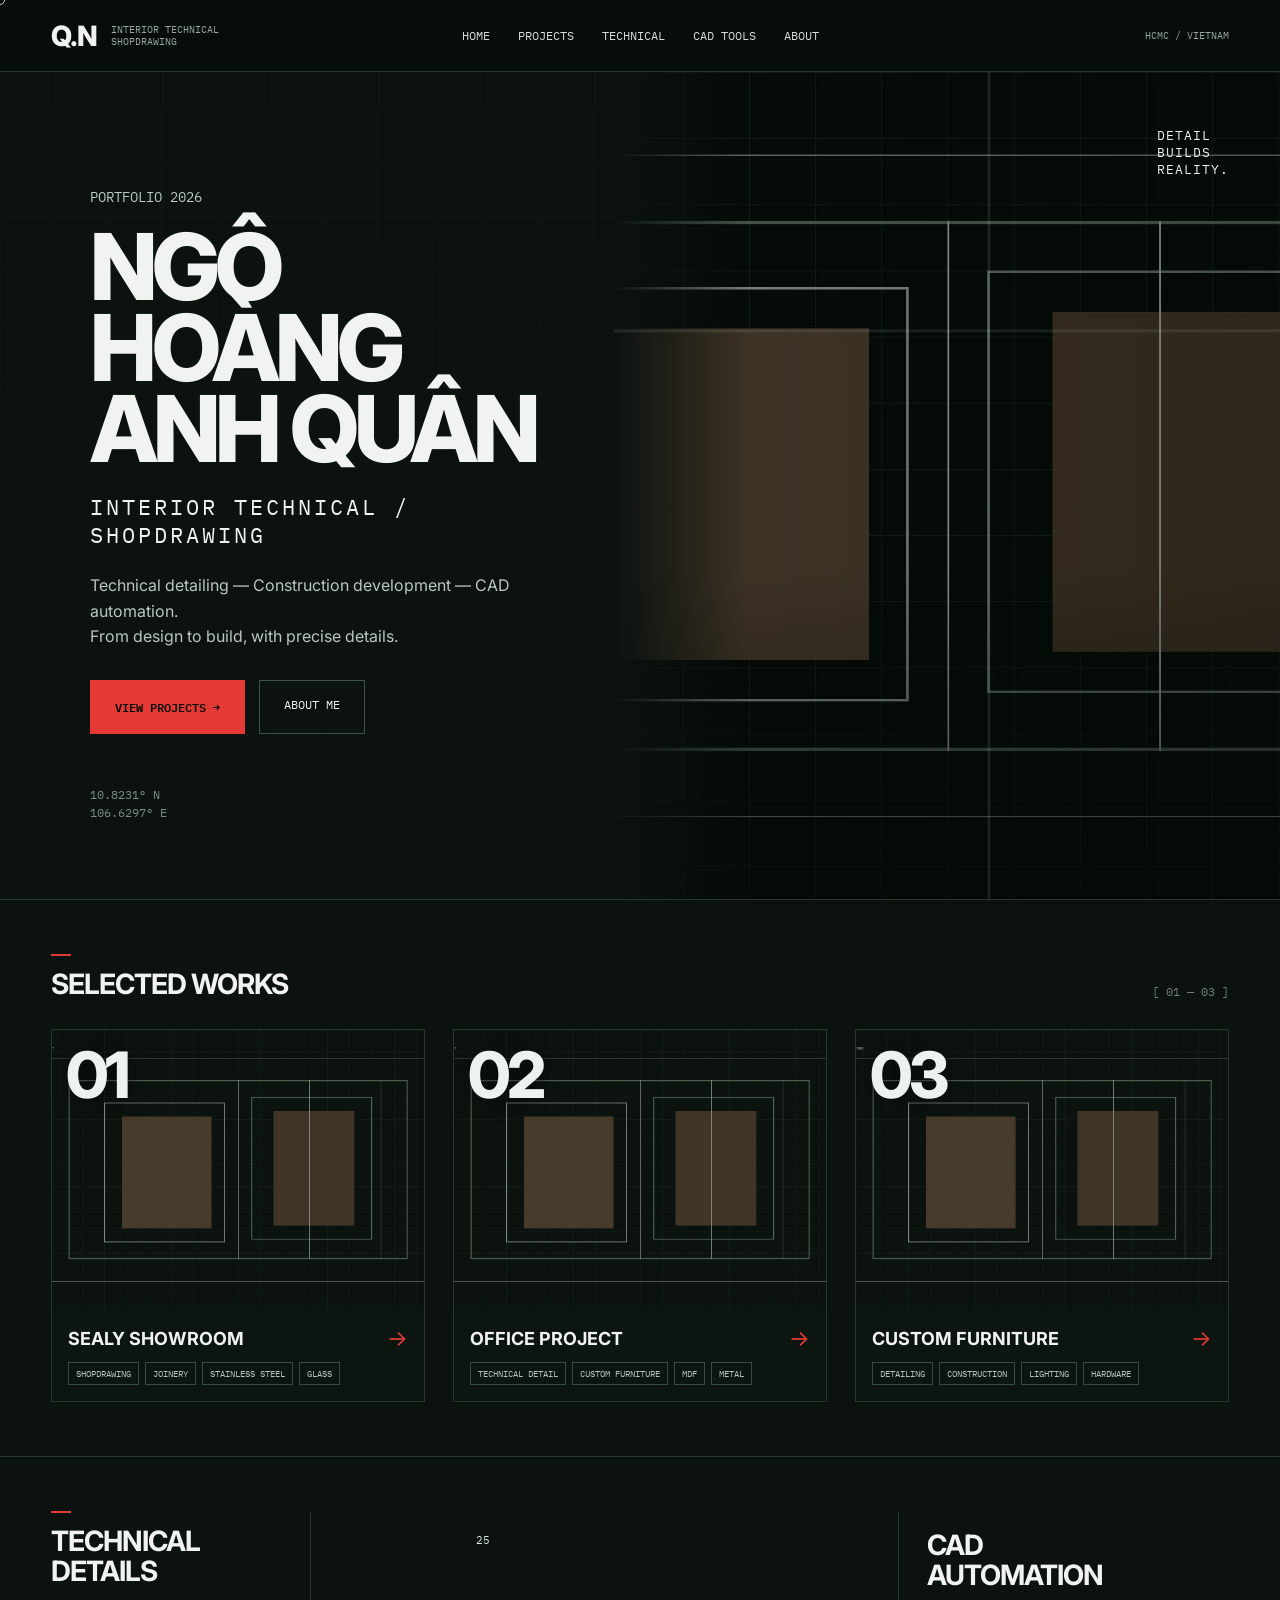
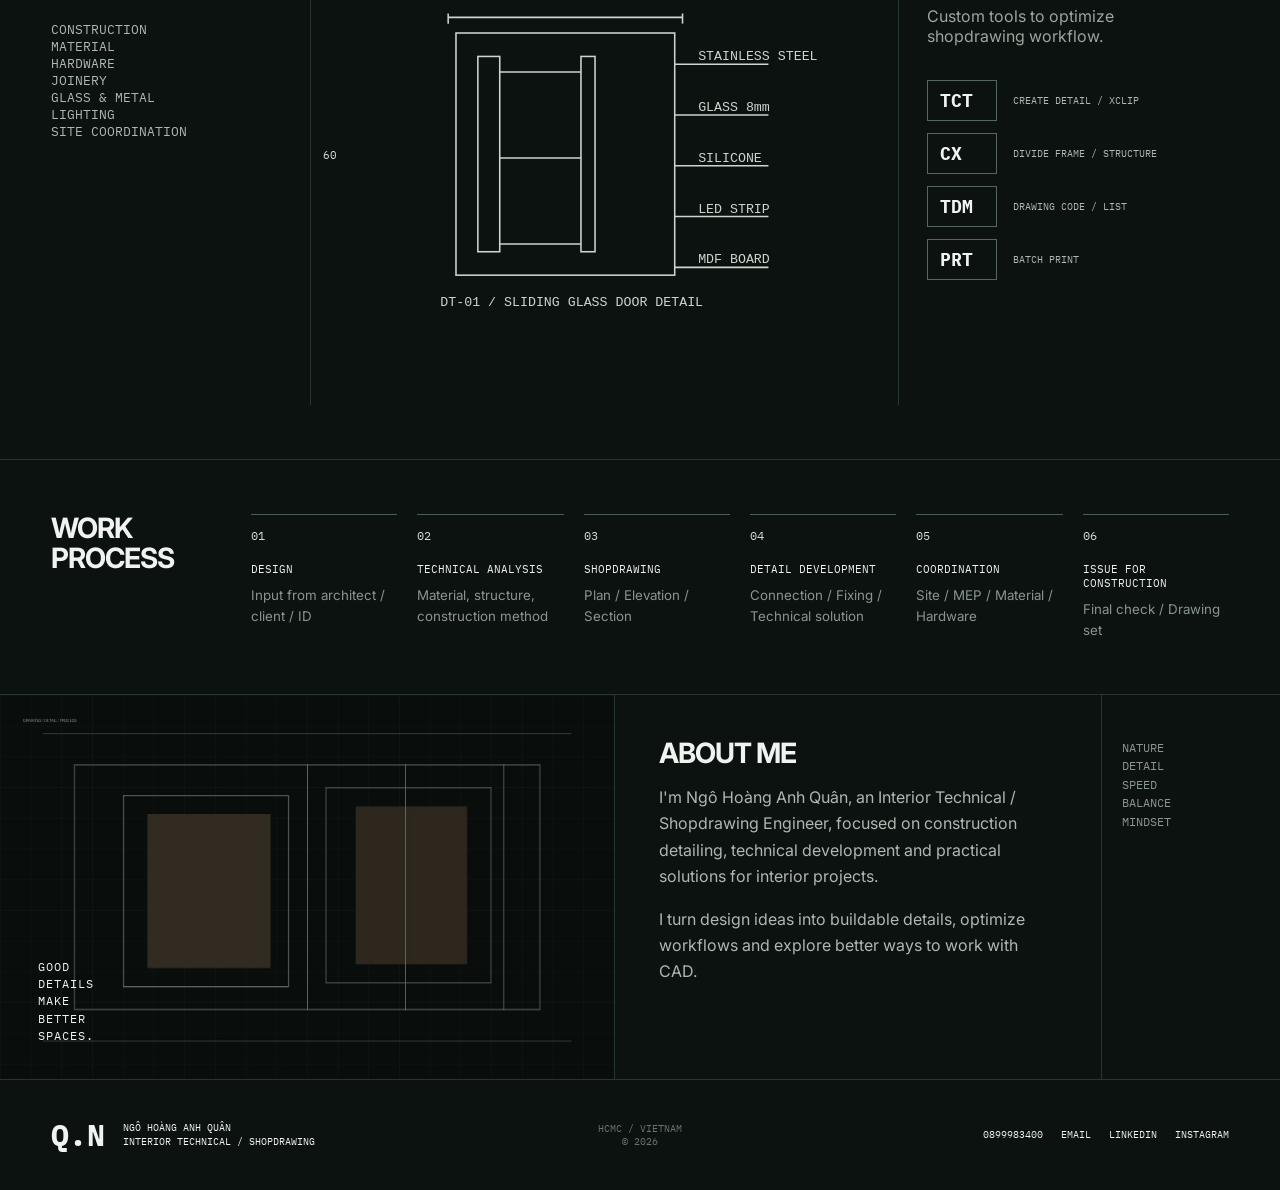
<file: index.html>
<!DOCTYPE html>
<html lang="vi">
<head>
  <meta charset="UTF-8" />
  <meta name="viewport" content="width=device-width, initial-scale=1.0" />
  <meta name="theme-color" content="#0b120f" />
  <title>Ngô Hoàng Anh Quân — Interior Technical / Shopdrawing</title>
  <link rel="preconnect" href="https://fonts.googleapis.com">
  <link rel="preconnect" href="https://fonts.gstatic.com" crossorigin>
  <link href="https://fonts.googleapis.com/css2?family=IBM+Plex+Mono:wght@400;500;600&family=Inter:wght@400;500;600;700;800&display=swap" rel="stylesheet">
  <link rel="stylesheet" href="style.css" />
</head>
<body>
  <div class="cursor-dot" aria-hidden="true"></div>
  <div class="page-grid" aria-hidden="true"></div>

  <header class="site-header">
    <a class="brand" href="#home">
      <span class="brand-mark">Q.N</span>
      <span class="brand-sub">INTERIOR TECHNICAL<br>SHOPDRAWING</span>
    </a>

    <nav class="desktop-nav">
      <a href="#home">HOME</a>
      <a href="#projects">PROJECTS</a>
      <a href="#details">TECHNICAL</a>
      <a href="#tools">CAD TOOLS</a>
      <a href="#about">ABOUT</a>
    </nav>

    <div class="header-meta">HCMC / VIETNAM</div>
    <button class="menu-btn" aria-label="Mở menu">☰</button>
  </header>

  <div class="mobile-menu">
    <a href="#home">HOME</a>
    <a href="#projects">PROJECTS</a>
    <a href="#details">TECHNICAL DETAILS</a>
    <a href="#tools">CAD TOOLS</a>
    <a href="#about">ABOUT</a>
    <a href="#contact">CONTACT</a>
  </div>

  <main>
    <section class="hero" id="home">
      <div class="hero-left">
        <div class="eyebrow">PORTFOLIO 2026</div>
        <h1>NGÔ HOÀNG<br>ANH QUÂN</h1>
        <div class="role">INTERIOR TECHNICAL / SHOPDRAWING</div>
        <p class="hero-copy">
          Technical detailing — Construction development — CAD automation.<br>
          From design to build, with precise details.
        </p>
        <div class="hero-actions">
          <a class="btn btn-primary" href="#projects">VIEW PROJECTS →</a>
          <a class="btn btn-ghost" href="#about">ABOUT ME</a>
        </div>
        <div class="coordinates mono">10.8231° N<br>106.6297° E</div>
      </div>

      <div class="hero-visual">
        <div class="hero-image-wrap">
          <img src="assets/hero.jpg" alt="Không gian nội thất kỹ thuật" />
          <div class="blueprint-overlay"></div>
        </div>
        <div class="side-note mono">DETAIL<br>BUILDS<br>REALITY.</div>
      </div>
    </section>

    <section class="section projects-section" id="projects">
      <div class="section-head">
        <div>
          <span class="accent-line"></span>
          <h2>SELECTED WORKS</h2>
        </div>
        <span class="mono faint">[ 01 — 03 ]</span>
      </div>

      <div class="project-grid">
        <article class="project-card">
          <div class="project-image">
            <img src="assets/project-01.jpg" alt="Retail project">
            <div class="project-number">01</div>
          </div>
          <div class="project-body">
            <div class="project-title-row">
              <h3>RETAIL PROJECT</h3><span>→</span>
            </div>
            <div class="tags">
              <span>SHOPDRAWING</span><span>JOINERY</span><span>STAINLESS STEEL</span><span>GLASS</span>
            </div>
          </div>
        </article>

        <article class="project-card">
          <div class="project-image">
            <img src="assets/project-02.jpg" alt="Office project">
            <div class="project-number">02</div>
          </div>
          <div class="project-body">
            <div class="project-title-row">
              <h3>OFFICE PROJECT</h3><span>→</span>
            </div>
            <div class="tags">
              <span>TECHNICAL DETAIL</span><span>CUSTOM FURNITURE</span><span>MDF</span><span>METAL</span>
            </div>
          </div>
        </article>

        <article class="project-card">
          <div class="project-image">
            <img src="assets/project-03.jpg" alt="Custom furniture">
            <div class="project-number">03</div>
          </div>
          <div class="project-body">
            <div class="project-title-row">
              <h3>CUSTOM FURNITURE</h3><span>→</span>
            </div>
            <div class="tags">
              <span>DETAILING</span><span>CONSTRUCTION</span><span>LIGHTING</span><span>HARDWARE</span>
            </div>
          </div>
        </article>
      </div>
    </section>

    <section class="section technical-section" id="details">
      <div class="technical-intro">
        <span class="accent-line"></span>
        <h2>TECHNICAL<br>DETAILS</h2>
        <ul class="technical-list">
          <li>CONSTRUCTION</li>
          <li>MATERIAL</li>
          <li>HARDWARE</li>
          <li>JOINERY</li>
          <li>GLASS & METAL</li>
          <li>LIGHTING</li>
          <li>SITE COORDINATION</li>
        </ul>
      </div>

      <div class="detail-drawing">
        <div class="dimension d1">25</div>
        <div class="dimension d2">60</div>
        <svg viewBox="0 0 700 500" role="img" aria-label="Technical section illustration">
          <g fill="none" stroke="currentColor" stroke-width="2">
            <rect x="160" y="90" width="280" height="310"/>
            <rect x="188" y="120" width="28" height="250"/>
            <rect x="320" y="120" width="18" height="250"/>
            <line x1="216" y1="140" x2="320" y2="140"/>
            <line x1="216" y1="250" x2="320" y2="250"/>
            <line x1="216" y1="360" x2="320" y2="360"/>
            <line x1="440" y1="130" x2="560" y2="130"/>
            <line x1="440" y1="195" x2="560" y2="195"/>
            <line x1="440" y1="260" x2="560" y2="260"/>
            <line x1="440" y1="325" x2="560" y2="325"/>
            <line x1="440" y1="390" x2="560" y2="390"/>
            <line x1="150" y1="70" x2="450" y2="70"/>
            <line x1="150" y1="65" x2="150" y2="78"/>
            <line x1="450" y1="65" x2="450" y2="78"/>
          </g>
          <g fill="currentColor" font-family="monospace" font-size="17">
            <text x="470" y="125">STAINLESS STEEL</text>
            <text x="470" y="190">GLASS 8mm</text>
            <text x="470" y="255">SILICONE</text>
            <text x="470" y="320">LED STRIP</text>
            <text x="470" y="385">MDF BOARD</text>
            <text x="140" y="440">DT-01 / SLIDING GLASS DOOR DETAIL</text>
          </g>
        </svg>
      </div>

      <aside class="cad-tools" id="tools">
        <h2>CAD<br>AUTOMATION</h2>
        <p>Custom tools to optimize shopdrawing workflow.</p>
        <div class="tool-list mono">
          <div><strong>TCT</strong><span>CREATE DETAIL / XCLIP</span></div>
          <div><strong>CX</strong><span>DIVIDE FRAME / STRUCTURE</span></div>
          <div><strong>TDM</strong><span>DRAWING CODE / LIST</span></div>
          <div><strong>PRT</strong><span>BATCH PRINT</span></div>
        </div>
      </aside>
    </section>

    <section class="section process-section">
      <div class="process-title">
        <h2>WORK<br>PROCESS</h2>
      </div>
      <div class="process-grid">
        <div><span>01</span><strong>DESIGN</strong><small>Input from architect / client / ID</small></div>
        <div><span>02</span><strong>TECHNICAL ANALYSIS</strong><small>Material, structure, construction method</small></div>
        <div><span>03</span><strong>SHOPDRAWING</strong><small>Plan / Elevation / Section</small></div>
        <div><span>04</span><strong>DETAIL DEVELOPMENT</strong><small>Connection / Fixing / Technical solution</small></div>
        <div><span>05</span><strong>COORDINATION</strong><small>Site / MEP / Material / Hardware</small></div>
        <div><span>06</span><strong>ISSUE FOR CONSTRUCTION</strong><small>Final check / Drawing set</small></div>
      </div>
    </section>

    <section class="section about-section" id="about">
      <div class="about-image">
        <img src="assets/about.jpg" alt="Bản vẽ kỹ thuật và dụng cụ">
        <div class="about-quote">GOOD<br>DETAILS<br>MAKE<br>BETTER<br>SPACES.</div>
      </div>
      <div class="about-copy">
        <h2>ABOUT ME</h2>
        <p>
          I'm Ngô Hoàng Anh Quân, an Interior Technical / Shopdrawing Engineer,
          focused on construction detailing, technical development and practical
          solutions for interior projects.
        </p>
        <p>
          I turn design ideas into buildable details, optimize workflows and explore
          better ways to work with CAD.
        </p>
      </div>
      <div class="about-side mono">NATURE<br>DETAIL<br>SPEED<br>BALANCE<br>MINDSET</div>
    </section>
  </main>

  <footer id="contact">
    <div>
      <strong class="footer-mark">Q.N</strong>
      <span>NGÔ HOÀNG ANH QUÂN<br>INTERIOR TECHNICAL / SHOPDRAWING</span>
    </div>
    <div class="mono footer-center">HCMC / VIETNAM<br>© 2026</div>
    <div class="footer-links">
      <a href="tel:0899983400">0899983400</a>
      <a href="mailto:your@email.com">EMAIL</a>
      <a href="#">LINKEDIN</a>
      <a href="#">INSTAGRAM</a>
    </div>
  </footer>

  <script src="script.js"></script>
</body>
</html>
</file>
<file: style.css>
:root{
  --bg:#0b120f;
  --bg2:#111a15;
  --panel:#121d17;
  --text:#f0f3ef;
  --muted:#9ca69e;
  --green:#6f8c72;
  --line:#27372f;
  --red:#e43a35;
  --white:#ffffff;
}
*{box-sizing:border-box}
html{scroll-behavior:smooth}
body{
  margin:0;
  font-family:Inter,system-ui,sans-serif;
  background:var(--bg);
  color:var(--text);
  overflow-x:hidden;
}
a{color:inherit;text-decoration:none}
img{display:block;width:100%}
.mono{font-family:"IBM Plex Mono",monospace}
.page-grid{
  position:fixed; inset:0; pointer-events:none; z-index:-1;
  background:
    linear-gradient(rgba(90,120,96,.07) 1px,transparent 1px),
    linear-gradient(90deg,rgba(90,120,96,.07) 1px,transparent 1px);
  background-size:54px 54px;
  mask-image:linear-gradient(to bottom,rgba(0,0,0,.8),transparent 90%);
}
.site-header{
  position:sticky; top:0; z-index:30;
  height:72px; padding:0 4vw;
  display:grid; grid-template-columns:1fr auto 1fr;
  align-items:center;
  background:rgba(7,13,10,.85);
  border-bottom:1px solid var(--line);
  backdrop-filter:blur(14px);
}
.brand{display:flex;align-items:center;gap:14px}
.brand-mark{font-size:28px;font-weight:800;letter-spacing:-1px}
.brand-sub{font:10px/1.2 "IBM Plex Mono";color:var(--muted)}
.desktop-nav{display:flex;gap:28px;font:12px "IBM Plex Mono"}
.desktop-nav a{position:relative;padding:27px 0;color:#d8ded9}
.desktop-nav a:after{
  content:"";position:absolute;left:0;bottom:19px;width:0;height:2px;background:var(--red);transition:.25s;
}
.desktop-nav a:hover:after{width:100%}
.header-meta{justify-self:end;font:10px "IBM Plex Mono";color:var(--muted)}
.menu-btn{display:none;background:none;border:0;color:white;font-size:24px}
.mobile-menu{
  display:none; position:fixed; top:72px; left:0; right:0; z-index:29;
  background:#0d1511;border-bottom:1px solid var(--line);padding:20px 4vw;
}
.mobile-menu a{display:block;padding:14px 0;font:14px "IBM Plex Mono";border-bottom:1px solid #1d2a22}

.hero{
  min-height:calc(100vh - 72px);
  display:grid; grid-template-columns:48% 52%;
  border-bottom:1px solid var(--line);
}
.hero-left{
  padding:7vw 4vw 4vw 7vw;
  position:relative;
  display:flex;flex-direction:column;justify-content:center;
}
.eyebrow{font:14px "IBM Plex Mono";color:#bec9c1;margin-bottom:20px}
.hero h1{
  font-size:clamp(58px,7.2vw,120px);
  line-height:.88;margin:0 0 24px;letter-spacing:-5px;font-weight:800;
}
.role{font:clamp(16px,1.7vw,27px) "IBM Plex Mono";letter-spacing:3px}
.hero-copy{color:#bcc5bf;line-height:1.6;font-size:16px;margin:24px 0 30px}
.hero-actions{display:flex;gap:14px}
.btn{padding:16px 24px;border:1px solid #425249;font:12px "IBM Plex Mono"}
.btn-primary{background:var(--red);border-color:var(--red);color:#080a09;font-weight:600}
.btn:hover{transform:translateY(-2px)}
.coordinates{margin-top:52px;color:#7d8b82;font-size:12px;line-height:1.5}
.hero-visual{position:relative;min-height:620px}
.hero-image-wrap{position:absolute;inset:0;overflow:hidden}
.hero-image-wrap:after{
  content:"";position:absolute;inset:0;
  background:linear-gradient(90deg,var(--bg),transparent 20%,rgba(4,8,6,.15)),linear-gradient(to top,rgba(5,10,7,.6),transparent 40%);
}
.hero-image-wrap img{height:100%;object-fit:cover;filter:saturate(.72) contrast(1.08) brightness(.72)}
.blueprint-overlay{
  position:absolute;inset:0;z-index:2;
  background:
   linear-gradient(90deg,transparent 56%,rgba(224,240,229,.15) 56.3%,transparent 56.6%),
   linear-gradient(transparent 31%,rgba(224,240,229,.12) 31.3%,transparent 31.6%);
}
.side-note{position:absolute;right:4vw;top:55px;z-index:3;font-size:13px;letter-spacing:1px}

.section{padding:54px 4vw;border-bottom:1px solid var(--line)}
.section-head{display:flex;align-items:end;justify-content:space-between;margin-bottom:30px}
.section-head h2,.technical-section h2,.about-section h2,.process-section h2{
  margin:0;font-size:28px;line-height:1.05;letter-spacing:-1px
}
.accent-line{display:block;width:20px;height:2px;background:var(--red);margin-bottom:14px}
.faint{color:#718077;font-size:12px}

.project-grid{display:grid;grid-template-columns:repeat(3,1fr);gap:28px}
.project-card{border:1px solid #26372e;background:rgba(14,23,18,.7);transition:.25s}
.project-card:hover{transform:translateY(-6px);border-color:#5f7566}
.project-image{position:relative;aspect-ratio:4/3;overflow:hidden}
.project-image img{height:100%;object-fit:cover;filter:saturate(.75) brightness(.8);transition:.35s}
.project-card:hover img{transform:scale(1.03);filter:saturate(.9) brightness(.9)}
.project-number{
  position:absolute;left:14px;top:6px;font-size:64px;font-weight:800;letter-spacing:-4px;
  color:#eef2ef;text-shadow:0 1px 20px rgba(0,0,0,.5)
}
.project-body{padding:16px}
.project-title-row{display:flex;justify-content:space-between;align-items:center}
.project-title-row h3{margin:0;font-size:18px}
.project-title-row span{color:var(--red);font-size:22px}
.tags{display:flex;flex-wrap:wrap;gap:6px;margin-top:11px}
.tags span{border:1px solid #384a3f;padding:5px 7px;font:9px "IBM Plex Mono";color:#b8c2bb}

.technical-section{
  display:grid;grid-template-columns:22% 50% 28%;padding-left:4vw;padding-right:4vw
}
.technical-intro{padding-right:28px}
.technical-list{list-style:none;padding:35px 0 0;margin:0;color:#aeb9b1;line-height:1.6;font:13px "IBM Plex Mono"}
.detail-drawing{position:relative;border-left:1px solid var(--line);border-right:1px solid var(--line);padding:20px;color:#cbd6ce}
.detail-drawing svg{width:100%;height:100%;min-height:450px}
.dimension{position:absolute;font:11px "IBM Plex Mono";color:#d9e2dc}
.d1{left:28%;top:22px}.d2{left:12px;top:48%}
.cad-tools{padding:20px 0 20px 28px}
.cad-tools p{color:#9aa69e;max-width:260px}
.tool-list{margin-top:34px}
.tool-list div{display:grid;grid-template-columns:70px 1fr;gap:16px;align-items:center;margin:12px 0}
.tool-list strong{border:1px solid #53685a;padding:8px 12px;font-size:18px}
.tool-list span{font-size:10px;color:#adb9b1}

.process-section{display:grid;grid-template-columns:160px 1fr;gap:40px}
.process-grid{display:grid;grid-template-columns:repeat(6,1fr);gap:20px}
.process-grid div{position:relative;padding-top:10px}
.process-grid div:before{content:"";position:absolute;top:0;left:0;right:0;height:1px;background:#4b5e52}
.process-grid span{font:12px "IBM Plex Mono";color:#d7dfda}
.process-grid strong{display:block;margin:18px 0 8px;font:11px "IBM Plex Mono"}
.process-grid small{color:#89968e;line-height:1.4}

.about-section{display:grid;grid-template-columns:48% 38% 14%;padding:0}
.about-image{position:relative;min-height:330px}
.about-image img{height:100%;object-fit:cover;filter:saturate(.6) brightness(.58)}
.about-quote{position:absolute;left:38px;bottom:34px;font:12px/1.45 "IBM Plex Mono";letter-spacing:1px}
.about-copy{padding:44px 44px;border-left:1px solid var(--line)}
.about-copy p{color:#aeb8b1;line-height:1.65;max-width:650px}
.about-side{padding:44px 20px;border-left:1px solid var(--line);color:#89978e;font-size:12px;line-height:1.55}

footer{
  min-height:110px;padding:24px 4vw;
  display:grid;grid-template-columns:1fr 1fr 1fr;align-items:center;
}
footer>div:first-child{display:flex;align-items:center;gap:18px;font:10px/1.4 "IBM Plex Mono"}
.footer-mark{font-size:30px}
.footer-center{text-align:center;color:#67766d;font-size:10px}
.footer-links{display:flex;justify-content:flex-end;gap:18px;font:10px "IBM Plex Mono"}
.footer-links a:hover{color:var(--red)}
.cursor-dot{
  width:10px;height:10px;border:1px solid #d7e1da;border-radius:50%;
  position:fixed;z-index:99;pointer-events:none;transform:translate(-50%,-50%);
  mix-blend-mode:difference;
}

@media (max-width: 980px){
  .desktop-nav,.header-meta{display:none}.menu-btn{display:block;justify-self:end}
  .site-header{grid-template-columns:1fr auto}
  .hero{grid-template-columns:1fr}.hero-left{padding:80px 6vw 50px}
  .hero-visual{min-height:56vh}.project-grid{grid-template-columns:1fr 1fr}
  .technical-section{grid-template-columns:1fr}
  .detail-drawing{border:1px solid var(--line);margin:28px 0}
  .cad-tools{padding-left:0}
  .process-section{grid-template-columns:1fr}.process-grid{grid-template-columns:repeat(2,1fr)}
  .about-section{grid-template-columns:1fr}.about-copy,.about-side{border-left:0;border-top:1px solid var(--line)}
  footer{grid-template-columns:1fr;gap:18px;text-align:left}.footer-center{text-align:left}.footer-links{justify-content:flex-start}
}
@media (max-width: 620px){
  .brand-sub{display:none}.hero-left{padding-top:64px}
  .hero h1{font-size:17vw;letter-spacing:-3px}.role{font-size:12px;letter-spacing:2px}
  .hero-copy{font-size:14px}.hero-actions{flex-direction:column}.btn{text-align:center}
  .coordinates{display:none}.hero-visual{min-height:46vh}
  .section{padding:40px 5vw}.project-grid{grid-template-columns:1fr}
  .process-grid{grid-template-columns:1fr}.technical-list{columns:2}
  .detail-drawing{padding:8px}.detail-drawing svg{min-height:330px}
  .about-copy{padding:36px 5vw}.about-side{display:none}
  .cursor-dot{display:none}
}
</file>
